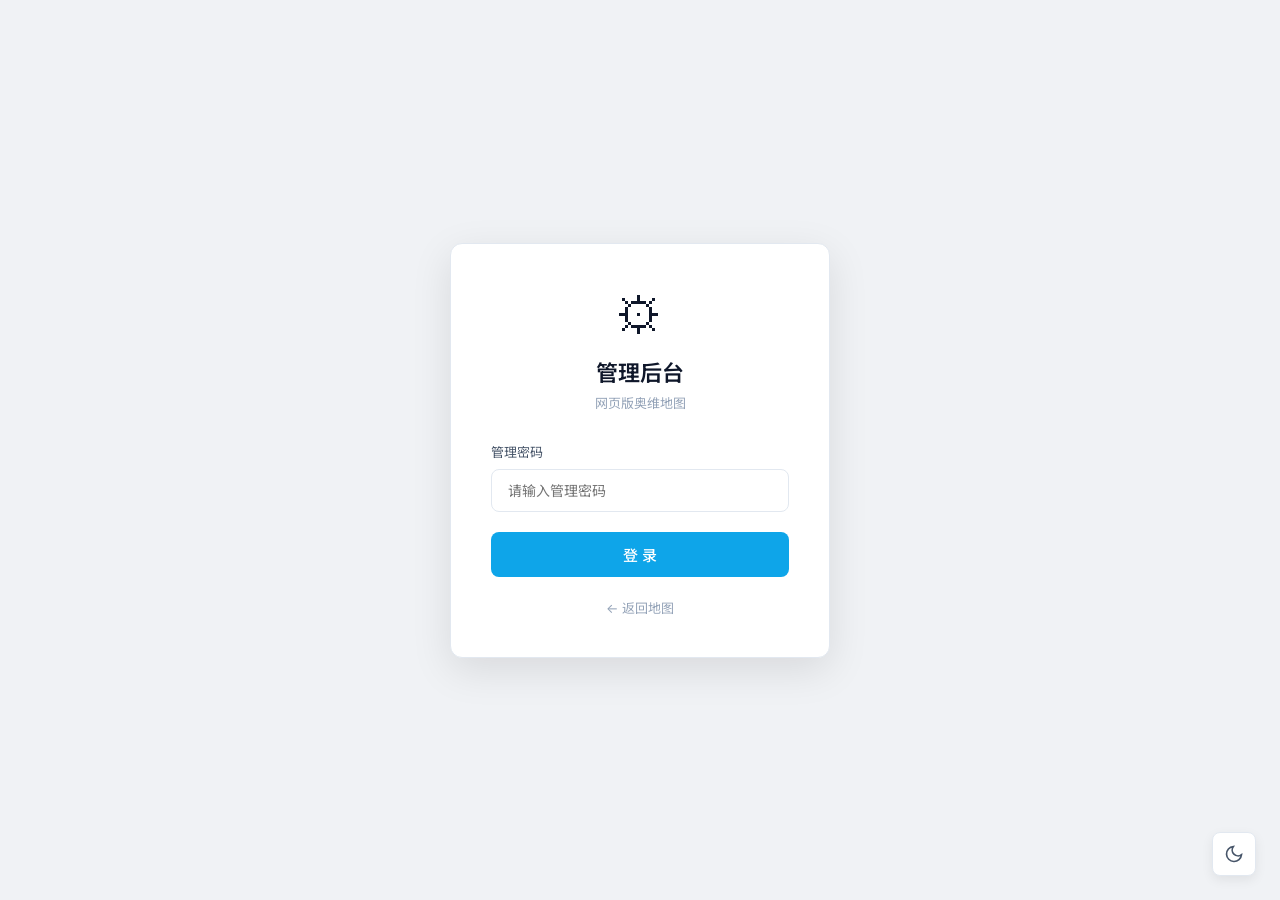
<file: admin.html>
<!DOCTYPE html>
<html lang="zh-CN" data-theme="light">
<head>
    <meta charset="UTF-8">
    <meta name="viewport" content="width=device-width, initial-scale=1.0">
    <title>管理后台 · OV Map</title>
    <link rel="preconnect" href="https://fonts.googleapis.com">
    <link rel="preconnect" href="https://fonts.gstatic.com" crossorigin>
    <link href="https://fonts.googleapis.com/css2?family=Inter:wght@300;400;500;600;700&family=Noto+Sans+SC:wght@300;400;500;600;700&display=swap" rel="stylesheet">
    <link rel="icon" href="data:image/svg+xml,<svg xmlns='http://www.w3.org/2000/svg' viewBox='0 0 64 64'><circle cx='32' cy='32' r='30' fill='%232c3e50'/><circle cx='32' cy='32' r='20' fill='%23e74c3c'/><text x='32' y='40' text-anchor='middle' fill='white' font-size='24' font-weight='bold'>A</text></svg>">
    <link rel="stylesheet" href="css/admin.css">
</head>
<body>
    <div id="loginPage" class="login-page">
        <div class="login-card">
            <div class="login-header">
                <div class="login-icon">&#9881;</div>
                <h2>管理后台</h2>
                <p>网页版奥维地图</p>
            </div>
            <form id="loginForm" onsubmit="return Admin.login(event)">
                <div class="form-group">
                    <label for="password">管理密码</label>
                    <input type="password" id="password" placeholder="请输入管理密码" autocomplete="current-password" required>
                </div>
                <div id="loginError" class="login-error" style="display:none">密码错误</div>
                <button type="submit" class="btn-login">登 录</button>
            </form>
            <div class="login-hint">
                <a href="index.html">&larr; 返回地图</a>
            </div>
        </div>
    </div>

    <div id="adminPage" class="admin-page" style="display:none">
        <div class="admin-header">
            <div class="admin-header-left">
                <h1>&#9881; 管理后台</h1>
                <span class="admin-subtitle">KML 图层管理</span>
            </div>
            <div class="admin-header-right">
                <a href="index.html" class="btn-header">&larr; 返回地图</a>
                <button class="btn-header btn-logout" onclick="Admin.logout()">退出登录</button>
            </div>
        </div>

        <div class="admin-content">
            <div class="admin-section">
                <div class="section-header">
                    <h3>上传文件到云端</h3>
                </div>
                <div class="upload-area" id="cloudUploadArea">
                    <div class="upload-icon">&#9729;</div>
                    <p>拖拽 KML 文件到此处，或点击选择文件上传到云端</p>
                    <input type="file" id="cloudKmlInput" accept=".kml" multiple style="display:none">
                    <button class="btn btn-primary" onclick="document.getElementById('cloudKmlInput').click()">选择 KML 文件</button>
                </div>
                <div id="cloudUploadProgress" class="upload-progress" style="display:none">
                    <div class="progress-bar"><div class="progress-fill" id="cloudProgressFill"></div></div>
                    <span id="cloudProgressText">上传中...</span>
                </div>
            </div>

            <div class="admin-section">
                <div class="section-header">
                    <h3>文件管理</h3>
                    <div class="section-actions">
                        <span id="fileCount" class="file-count"></span>
                        <button class="btn btn-small btn-primary" onclick="Admin.refreshList()">&#8635; 刷新</button>
                    </div>
                </div>
                <div class="source-tabs" id="typeTabs">
                    <button class="source-tab active" data-type="kml" onclick="Admin.switchType('kml')">KML 文件</button>
                    <button class="source-tab" data-type="config" onclick="Admin.switchType('config')">图层配置</button>
                </div>
                <div class="source-tabs" id="sourceTabs">
                    <button class="source-tab active" data-source="remote" onclick="Admin.switchSource('remote')">云端</button>
                    <button class="source-tab" data-source="local" onclick="Admin.switchSource('local')">本地</button>
                </div>
                <div class="api-inline-bar" id="apiBar">
                    <input type="text" id="remoteApiInput" placeholder="后端 API 地址，如 http://localhost:3000" />
                    <button class="btn btn-small btn-primary" onclick="Admin.connectRemoteApi()">连接</button>
                </div>
                <div id="remoteApiStatus" class="api-inline-status"></div>
                <div class="upload-area" id="uploadArea" style="display:none">
                    <div class="upload-icon">&#128228;</div>
                    <p>拖拽 KML 文件到此处，或点击选择文件</p>
                    <input type="file" id="kmlFileInput" accept=".kml" multiple style="display:none">
                    <button class="btn btn-primary" onclick="document.getElementById('kmlFileInput').click()">选择 KML 文件</button>
                </div>
                <div id="uploadProgress" class="upload-progress" style="display:none">
                    <div class="progress-bar"><div class="progress-fill" id="progressFill"></div></div>
                    <span id="progressText">上传中...</span>
                </div>
                <div id="fileListContainer" class="file-list"></div>
            </div>

            <div class="admin-section">
                <div class="section-header">
                    <h3>设置</h3>
                </div>
                <div class="settings-group">
                    <div class="setting-item">
                        <label>管理密码</label>
                        <div class="setting-row">
                            <input type="password" id="newPassword" placeholder="修改管理密码">
                            <button class="btn btn-small btn-primary" onclick="Admin.changePassword()">修改</button>
                        </div>
                        <p class="setting-hint">默认密码: admin123</p>
                    </div>
                </div>
            </div>
        </div>
    </div>

    <div id="fileModal" class="modal-overlay" style="display:none">
        <div class="modal">
            <div class="modal-header">
                <span class="modal-title" id="modalTitle">文件详情</span>
                <button class="modal-close" onclick="Admin.closeModal()">&times;</button>
            </div>
            <div class="modal-body" id="modalBody"></div>
            <div class="modal-footer" id="modalFooter"></div>
        </div>
    </div>

    <div id="toast" class="toast" style="display:none"></div>

    <button class="page-theme-toggle" onclick="toggleTheme()" title="切换明暗主题">
        <svg class="icon-sun" width="20" height="20" viewBox="0 0 24 24" fill="none" stroke="currentColor" stroke-width="2"><circle cx="12" cy="12" r="5"/><path d="M12 1v2M12 21v2M4.22 4.22l1.42 1.42M18.36 18.36l1.42 1.42M1 12h2M21 12h2M4.22 19.78l1.42-1.42M18.36 5.64l1.42-1.42"/></svg>
        <svg class="icon-moon" width="20" height="20" viewBox="0 0 24 24" fill="none" stroke="currentColor" stroke-width="2"><path d="M21 12.79A9 9 0 1 1 11.21 3 7 7 0 0 0 21 12.79z"/></svg>
    </button>
    <script src="js/utils.js"></script>
    <script src="js/admin.js"></script>
</body>
</html>
</file>
<file: css/admin.css>
@import url('theme.css');

body {
  font-family: 'Inter', 'Noto Sans SC', -apple-system, BlinkMacSystemFont, sans-serif;
  background: var(--bg);
  color: var(--text);
  min-height: 100vh;
  -webkit-font-smoothing: antialiased;
}

.login-page {
  display: flex;
  align-items: center;
  justify-content: center;
  min-height: 100vh;
  background: var(--bg);
}

.login-card {
  background: var(--surface);
  border-radius: var(--radius-lg);
  padding: 40px;
  width: 380px;
  max-width: 90vw;
  box-shadow: var(--shadow-lg);
  border: 1px solid var(--border);
}

.login-header { text-align: center; margin-bottom: 30px; }
.login-icon { font-size: 48px; margin-bottom: 12px; }
.login-header h2 { font-size: 22px; font-weight: 600; color: var(--text); margin-bottom: 6px; }
.login-header p { font-size: 13px; color: var(--text-muted); }

.form-group { margin-bottom: 20px; }
.form-group label { display: block; font-size: 13px; color: var(--text-secondary); margin-bottom: 8px; }

.form-group input {
  width: 100%;
  padding: 12px 16px;
  border: 1px solid var(--border);
  border-radius: var(--radius);
  background: var(--input-bg);
  color: var(--text);
  font-size: 14px;
  outline: none;
  transition: border-color 0.2s;
  font-family: inherit;
}

.form-group input:focus { border-color: var(--border-focus); }

.login-error {
  background: var(--danger-subtle);
  border: 1px solid var(--danger-border);
  color: var(--danger);
  padding: 10px;
  border-radius: var(--radius);
  font-size: 13px;
  text-align: center;
  margin-bottom: 16px;
}

.btn-login {
  width: 100%;
  padding: 12px;
  border: none;
  border-radius: var(--radius);
  background: var(--accent);
  color: var(--text-on-accent);
  font-size: 15px;
  font-weight: 500;
  cursor: pointer;
  transition: all 0.2s;
  font-family: inherit;
}

.btn-login:hover {
  background: var(--accent-hover);
  transform: translateY(-1px);
  box-shadow: 0 4px 15px rgba(14, 165, 233, 0.3);
}

.login-hint { text-align: center; margin-top: 20px; }
.login-hint a { color: var(--text-muted); text-decoration: none; font-size: 13px; transition: color 0.2s; }
.login-hint a:hover { color: var(--text-accent); }

.admin-page { min-height: 100vh; display: flex; flex-direction: column; }

.admin-header {
  background: var(--surface);
  padding: 16px 24px;
  display: flex;
  align-items: center;
  justify-content: space-between;
  border-bottom: 1px solid var(--border);
  box-shadow: var(--shadow-sm);
  position: sticky;
  top: 0;
  z-index: 100;
}

.admin-header h1 { font-size: 18px; font-weight: 600; color: var(--text-accent); }
.admin-subtitle { font-size: 12px; color: var(--text-muted); margin-left: 12px; }
.admin-header-right { display: flex; gap: 10px; align-items: center; }

.btn-header {
  padding: 8px 16px;
  border-radius: var(--radius);
  font-size: 13px;
  text-decoration: none;
  color: var(--text);
  background: var(--surface-alt);
  border: 1px solid var(--border);
  cursor: pointer;
  transition: all 0.2s;
}

.btn-header:hover { background: var(--hover); }

.btn-logout {
  background: var(--danger-subtle);
  border-color: var(--danger-border);
  color: var(--danger);
}

.btn-logout:hover { border-color: var(--danger); }

.admin-content { flex: 1; padding: 24px; max-width: 900px; margin: 0 auto; width: 100%; }

.admin-section {
  background: var(--surface);
  border-radius: var(--radius-lg);
  padding: 24px;
  margin-bottom: 20px;
  border: 1px solid var(--border);
}

.section-header {
  display: flex;
  align-items: center;
  justify-content: space-between;
  margin-bottom: 20px;
  padding-bottom: 12px;
  border-bottom: 1px solid var(--border);
}

.section-header h3 { font-size: 16px; font-weight: 600; color: var(--text-accent); }
.section-desc { font-size: 12px; color: var(--text-muted); }

.upload-area {
  border: 2px dashed var(--border);
  border-radius: var(--radius-lg);
  padding: 40px;
  text-align: center;
  transition: all 0.3s;
  cursor: pointer;
}

.upload-area:hover, .upload-area.dragover {
  border-color: var(--accent);
  background: var(--accent-subtle);
}

.upload-icon { font-size: 48px; margin-bottom: 12px; }
.upload-area p { color: var(--text-muted); font-size: 14px; margin-bottom: 16px; }

.upload-progress { margin-top: 16px; display: flex; align-items: center; gap: 12px; }

.progress-bar {
  flex: 1;
  height: 6px;
  background: var(--surface-alt);
  border-radius: 3px;
  overflow: hidden;
  border: 1px solid var(--border);
}

.progress-fill {
  height: 100%;
  background: linear-gradient(90deg, var(--accent), var(--success));
  border-radius: 3px;
  transition: width 0.3s;
  width: 0%;
}

#progressText, #cloudProgressText { font-size: 12px; color: var(--text-muted); white-space: nowrap; }

.btn {
  padding: 8px 16px;
  border: none;
  border-radius: var(--radius);
  cursor: pointer;
  font-size: 13px;
  transition: all 0.2s;
  display: inline-flex;
  align-items: center;
  gap: 6px;
  font-family: inherit;
  font-weight: 500;
}

.btn:active { transform: scale(0.97); }
.btn-primary, .btn-accent { background: var(--accent); color: var(--text-on-accent); }
.btn-primary:hover, .btn-accent:hover { background: var(--accent-hover); }
.btn-danger { background: var(--danger); color: var(--text-on-accent); }
.btn-danger:hover { opacity: 0.9; }
.btn-small { padding: 6px 12px; font-size: 12px; }
.btn-small:disabled { opacity: 0.6; cursor: not-allowed; }
.btn-xs { padding: 4px 8px; font-size: 11px; border-radius: var(--radius-sm); }
.btn-warn { background: var(--warning); color: var(--text-on-accent); }
.btn-warn:hover { opacity: 0.9; }

.section-actions { display: flex; align-items: center; gap: 10px; }
.file-count { font-size: 12px; color: var(--text-muted); }

.source-tabs {
  display: flex;
  gap: 0;
  margin-bottom: 16px;
  border-bottom: 1px solid var(--border);
}

.source-tab {
  padding: 10px 20px;
  font-size: 13px;
  font-weight: 600;
  color: var(--text-muted);
  background: none;
  border: none;
  border-bottom: 2px solid transparent;
  cursor: pointer;
  transition: all 0.2s;
  font-family: inherit;
}

.source-tab:hover { color: var(--text); background: var(--accent-subtle); }
.source-tab.active { color: var(--text-accent); border-bottom-color: var(--accent); }

.source-content { display: none; }
.source-content.active { display: block; }

.api-inline-bar { display: flex; gap: 8px; align-items: center; margin-bottom: 12px; }

.api-inline-bar input {
  flex: 1;
  background: var(--input-bg);
  border: 1px solid var(--border);
  color: var(--text);
  padding: 8px 12px;
  border-radius: var(--radius);
  font-size: 13px;
  outline: none;
  font-family: inherit;
}

.api-inline-bar input:focus { border-color: var(--border-focus); }

.api-inline-status { font-size: 11px; padding: 3px 8px; border-radius: var(--radius-sm); white-space: nowrap; }
.api-inline-status.ok { color: var(--success); background: var(--success-subtle); }
.api-inline-status.err { color: var(--danger); background: var(--danger-subtle); }

.file-disabled { opacity: 0.55; }

.file-name-row { display: flex; align-items: center; gap: 8px; }

.rename-input {
  background: var(--input-bg);
  border: 1px solid var(--accent);
  color: var(--text);
  font-size: 14px;
  padding: 2px 6px;
  border-radius: var(--radius-sm);
  outline: none;
  width: 100%;
  max-width: 300px;
  font-family: inherit;
}

.modal-overlay {
  position: fixed;
  inset: 0;
  background: var(--overlay);
  z-index: 10002;
  display: flex;
  align-items: center;
  justify-content: center;
  padding: 20px;
}

.modal {
  background: var(--surface);
  border-radius: var(--radius-lg);
  width: 520px;
  max-width: 100%;
  max-height: 80vh;
  display: flex;
  flex-direction: column;
  box-shadow: var(--shadow-lg);
  border: 1px solid var(--border);
}

.modal-header {
  display: flex;
  align-items: center;
  justify-content: space-between;
  padding: 16px 20px;
  border-bottom: 1px solid var(--border);
  background: var(--sidebar-header);
  border-radius: var(--radius-lg) var(--radius-lg) 0 0;
}

.modal-title { font-size: 16px; font-weight: 600; color: var(--text); }
.modal-close { background: none; border: none; color: var(--text-muted); font-size: 24px; cursor: pointer; padding: 0 4px; line-height: 1; transition: color 0.15s; }
.modal-close:hover { color: var(--text); }
.modal-body { padding: 20px; overflow-y: auto; flex: 1; }
.modal-footer { display: flex; gap: 10px; padding: 16px 20px; border-top: 1px solid var(--border); justify-content: flex-end; }

.detail-grid { display: grid; grid-template-columns: 90px 1fr; gap: 8px 12px; margin-bottom: 16px; }
.detail-label { font-size: 12px; color: var(--text-muted); text-align: right; padding-top: 2px; }
.detail-value { font-size: 13px; color: var(--text); word-break: break-all; }
.detail-mono { font-family: 'SF Mono', 'Consolas', monospace; font-size: 11px; color: var(--text-muted); }

.detail-preview { background: var(--input-bg); border-radius: var(--radius); border: 1px solid var(--border); overflow: hidden; }
.detail-preview-title { font-size: 12px; color: var(--text-muted); padding: 8px 12px; background: var(--sidebar-header); border-bottom: 1px solid var(--border); }
.detail-preview pre { padding: 12px; font-size: 11px; color: var(--text-secondary); font-family: 'SF Mono', 'Consolas', monospace; white-space: pre-wrap; word-break: break-all; max-height: 200px; overflow-y: auto; margin: 0; }

.file-list { display: flex; flex-direction: column; gap: 8px; }

.file-item {
  display: flex;
  align-items: center;
  gap: 12px;
  padding: 14px 16px;
  background: var(--surface-alt);
  border-radius: var(--radius);
  border: 1px solid var(--border);
  transition: all 0.2s;
}

.file-item:hover { border-color: var(--accent-border); }

.file-icon { font-size: 28px; flex-shrink: 0; }
.file-info { flex: 1; min-width: 0; }
.file-name { font-size: 14px; font-weight: 500; color: var(--text); word-break: break-all; }
.file-meta { font-size: 12px; color: var(--text-muted); margin-top: 4px; display: flex; gap: 12px; }
.file-meta span { display: inline-flex; align-items: center; gap: 4px; }

.file-status { display: inline-block; padding: 2px 8px; border-radius: 20px; font-size: 11px; font-weight: 500; }
.file-status.enabled { background: var(--success-subtle); color: var(--success); border: 1px solid var(--success-border); }
.file-status.disabled { background: var(--hover); color: var(--text-muted); border: 1px solid var(--border); }

.file-actions { display: flex; gap: 6px; flex-shrink: 0; }
.file-actions .btn { padding: 6px 10px; font-size: 12px; }

.empty-hint { text-align: center; color: var(--text-muted); font-size: 13px; padding: 30px; }

.settings-group { display: flex; flex-direction: column; gap: 20px; }
.setting-item label { display: block; font-size: 13px; color: var(--text-secondary); margin-bottom: 8px; }
.setting-row { display: flex; gap: 8px; }

.setting-row input {
  flex: 1;
  padding: 10px 14px;
  border: 1px solid var(--border);
  border-radius: var(--radius);
  background: var(--input-bg);
  color: var(--text);
  font-size: 13px;
  outline: none;
  transition: border-color 0.2s;
  font-family: inherit;
}

.setting-row input:focus { border-color: var(--border-focus); }
.setting-hint { font-size: 11px; color: var(--text-muted); margin-top: 6px; }

.api-status { font-size: 12px; margin-top: 6px; padding: 6px 10px; border-radius: var(--radius-sm); display: none; }
.api-status.checking { display: block; background: var(--accent-subtle); color: var(--text-accent); border: 1px solid var(--accent-border); }
.api-status.success { display: block; background: var(--success-subtle); color: var(--success); border: 1px solid var(--success-border); }
.api-status.error { display: block; background: var(--danger-subtle); color: var(--danger); border: 1px solid var(--danger-border); }

.toast {
  position: fixed;
  bottom: 30px;
  left: 50%;
  transform: translateX(-50%);
  padding: 12px 24px;
  background: var(--surface);
  color: var(--text);
  border-radius: var(--radius);
  font-size: 13px;
  box-shadow: var(--shadow-lg);
  z-index: 10000;
  transition: opacity 0.3s;
  border: 1px solid var(--border);
}

.toast.success { border-color: var(--success-border); background: var(--success-subtle); color: var(--success); }
.toast.error { border-color: var(--danger-border); background: var(--danger-subtle); color: var(--danger); }

@media (max-width: 640px) {
  .admin-header { flex-direction: column; gap: 10px; text-align: center; padding: 12px 16px; }
  .admin-header-left { display: flex; flex-direction: column; align-items: center; }
  .admin-subtitle { margin-left: 0; margin-top: 4px; }
  .admin-header-right { width: 100%; justify-content: center; }
  .btn-header { padding: 10px 14px; font-size: 14px; }
  .admin-content { padding: 12px; }
  .admin-section { padding: 16px; margin-bottom: 14px; }
  .section-header { flex-direction: column; align-items: flex-start; gap: 8px; }
  .upload-area { padding: 24px 16px; }
  .file-item { flex-wrap: wrap; }
  .file-actions { width: 100%; justify-content: flex-start; flex-wrap: wrap; }
  .file-actions .btn { padding: 6px 10px; font-size: 12px; }
  .rename-input { max-width: 100%; }
  .modal { width: 100%; max-height: 90vh; }
  .detail-grid { grid-template-columns: 80px 1fr; }
  .setting-row { flex-direction: column; }
  .setting-row input { font-size: 16px; }
}

@media (max-width: 480px) {
  .login-card { padding: 28px 20px; border-radius: 10px; }
  .login-icon { font-size: 36px; }
  .login-header h2 { font-size: 18px; }
  .form-group input { padding: 14px; font-size: 16px; }
  .btn-login { padding: 14px; font-size: 16px; }
  .admin-content { padding: 8px; }
  .admin-section { padding: 12px; }
  .section-header h3 { font-size: 14px; }
  .file-meta { flex-direction: column; gap: 4px; }
  .file-actions .btn { padding: 8px 12px; font-size: 13px; }
}
</file>
